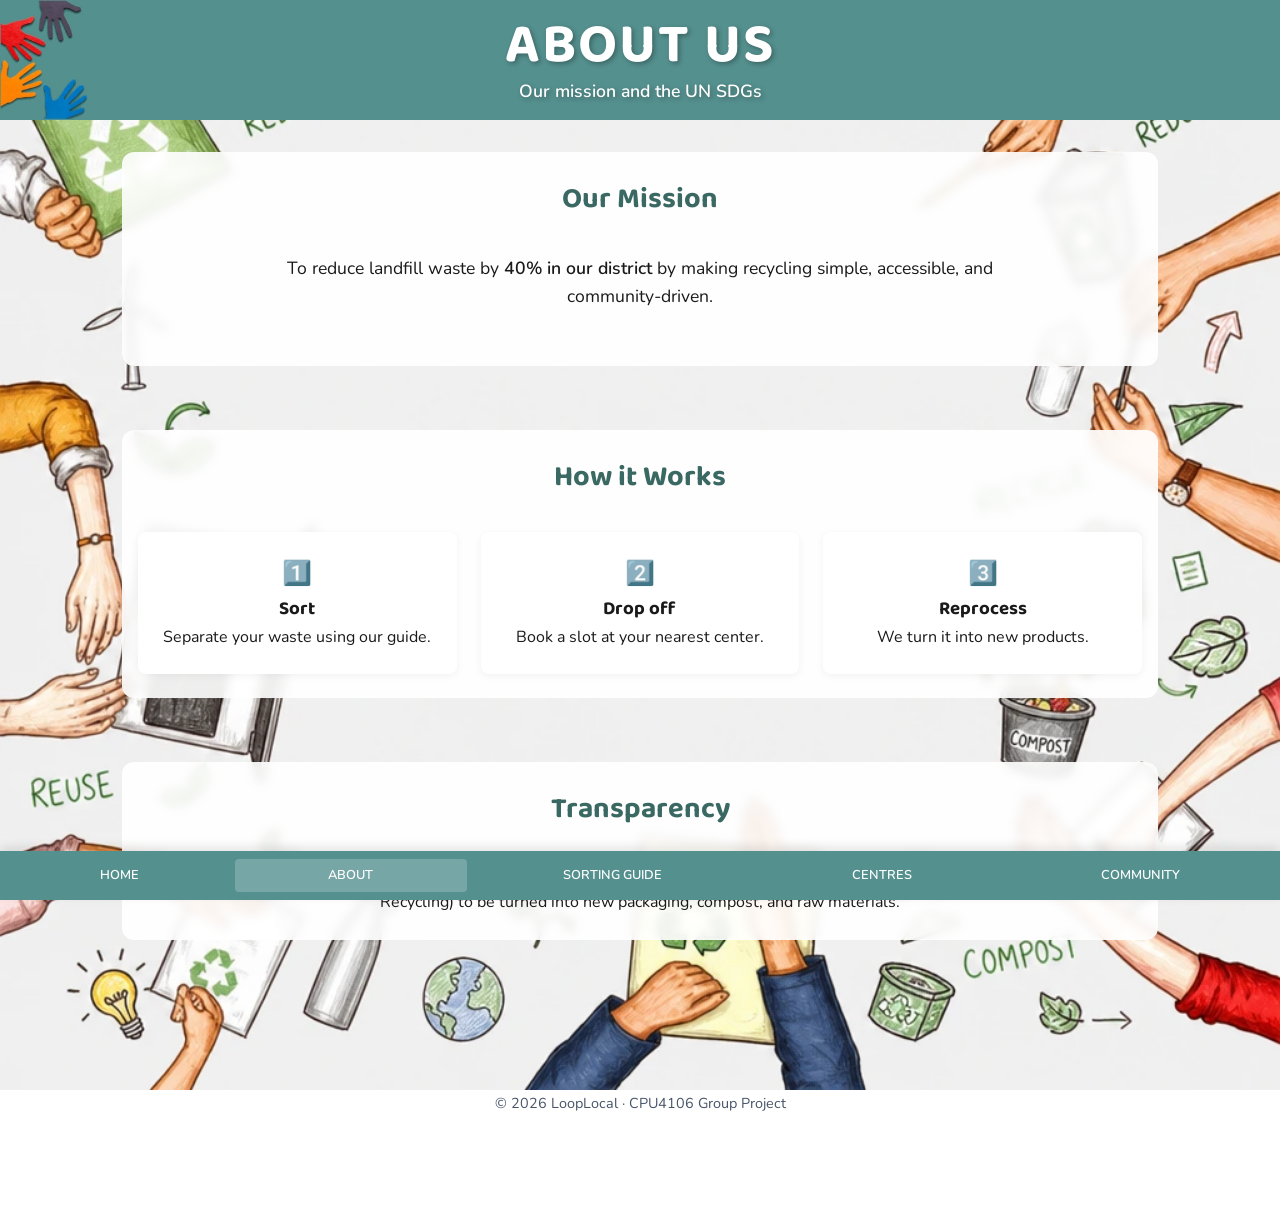
<file: html-files/about.html>
<!DOCTYPE html>
<html lang="en">
<head>
  <meta charset="UTF-8" />
  <meta name="viewport" content="width=device-width, initial-scale=1.0" />
  <title>LoopLocal | About</title>
  <link rel="icon" type="image/png" href="../images/logo.png" />
  
  <link rel="stylesheet" href="../css/styles.css" />
</head>
<body>
  <header class="header">
    <img src="../images/hands.webp" alt="Hands" class="header-img" />
    <div class="header-text">
      <h1>ABOUT US</h1>
      <p>Our mission and the UN SDGs</p>
    </div>
  </header>

  <nav class="main-nav">
    <a href="index.html">HOME</a>
    <a href="about.html" class="active">ABOUT</a>
    <a href="sorting-guide.html">SORTING GUIDE</a>
    <a href="centers.html">CENTRES</a>
    <a href="community.html">COMMUNITY</a>
  </nav>

  <main class="container">
    <section class="section">
      <h2 class="section-title">Our Mission</h2>
      <p style="text-align: center; max-width: 800px; margin: 0 auto 2rem; font-size: 1.1rem;">
        To reduce landfill waste by <strong>40% in our district</strong> by making recycling simple, accessible, and community-driven.
      </p>
    </section>

    <section class="section">
      <h2 class="section-title">How it Works</h2>
      <div class="dashboard-grid" style="text-align: center;">
        <div class="card">
          <h2>1️⃣</h2>
          <h3>Sort</h3>
          <p>Separate your waste using our guide.</p>
        </div>
        <div class="card">
          <h2>2️⃣</h2>
          <h3>Drop off</h3>
          <p>Book a slot at your nearest center.</p>
        </div>
        <div class="card">
          <h2>3️⃣</h2>
          <h3>Reprocess</h3>
          <p>We turn it into new products.</p>
        </div>
      </div>
    </section>

    <section class="section">
      <h2 class="section-title">Transparency</h2>
      <p style="text-align: center; max-width: 800px; margin: 0 auto;">
        We don't just move trash. We ensure all collected waste reaches certified local facilities (like GreenTech Recycling) to be turned into new packaging, compost, and raw materials. 
      </p>
    </section>
  </main>

  <script src="../js/main.js"></script>
  <footer class="footer">
    <p>© 2026 LoopLocal · CPU4106 Group Project</p>
  </footer>
</body>
</html>
</file>
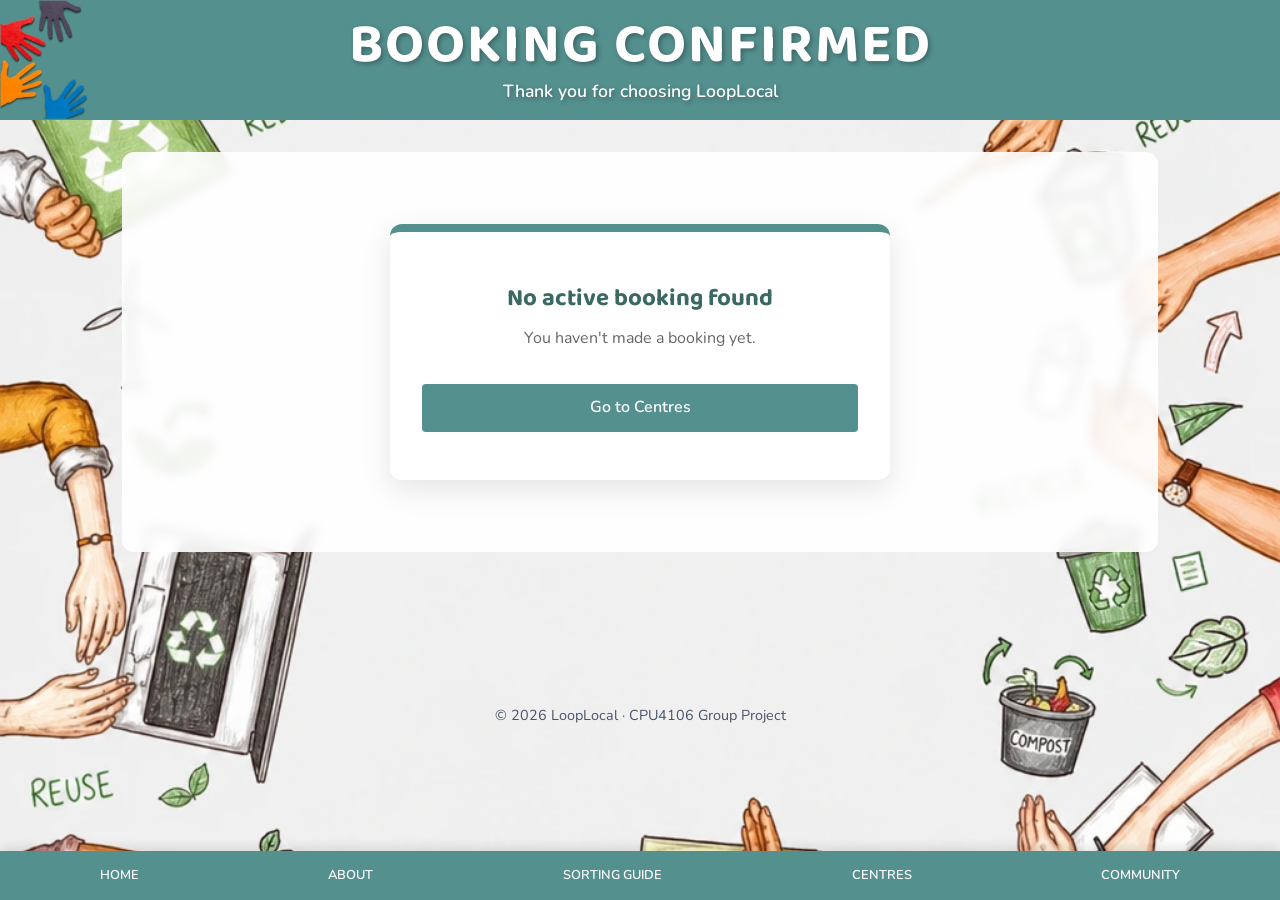
<file: html-files/booking.html>
<!DOCTYPE html>
<html lang="en">
<head>
  <meta charset="UTF-8" />
  <meta name="viewport" content="width=device-width, initial-scale=1.0" />
  <title>LoopLocal | Booking Confirmed</title>
  <link rel="icon" type="image/png" href="../images/logo.png" />
  
  <link rel="stylesheet" href="../css/styles.css" />
</head>
<body>
  <header class="header">
    <img src="../images/hands.webp" alt="Hands" class="header-img" />
    <div class="header-text">
      <h1>BOOKING CONFIRMED</h1>
      <p>Thank you for choosing LoopLocal</p>
    </div>
  </header>

  <nav class="main-nav">
    <a href="index.html">HOME</a>
    <a href="about.html">ABOUT</a>
    <a href="sorting-guide.html">SORTING GUIDE</a>
    <a href="centers.html">CENTRES</a>
    <a href="community.html">COMMUNITY</a>
  </nav>

  <main class="container">
    <section class="section">
      <div class="receipt-card" id="receiptContainer">
        <h2>✅ Booking Confirmed!</h2>
        <p>Please show this code at the centre.</p>
        <div class="booking-code" id="displayCode">#000000</div>
        <div class="receipt-details">
          <p><strong>Centre:</strong> <span id="rcCenter">-</span></p>
          <p><strong>Date:</strong> <span id="rcDate">-</span></p>
          <p><strong>Time:</strong> <span id="rcTime">-</span></p>
          <p><strong>Waste:</strong> <span id="rcWaste">-</span></p>
          <p><strong>Vehicle:</strong> <span id="rcPlate">-</span></p>
        </div>
        <a href="centers.html" class="btn" style="width: 100%; text-decoration: none;">Make Another Booking</a>
      </div>

      <div class="receipt-card hidden" id="noBookingMessage" style="text-align: center;">
        <h2>No active booking found</h2>
        <p>You haven't made a booking yet.</p>
        <a href="centers.html" class="btn" style="width: 100%; text-decoration: none;">Go to Centres</a>
      </div>
    </section>
  </main>

  <script src="../js/booking.js"></script>
  <footer class="footer">
    <p>© 2026 LoopLocal · CPU4106 Group Project</p>
  </footer>
</body>
</html>
</file>
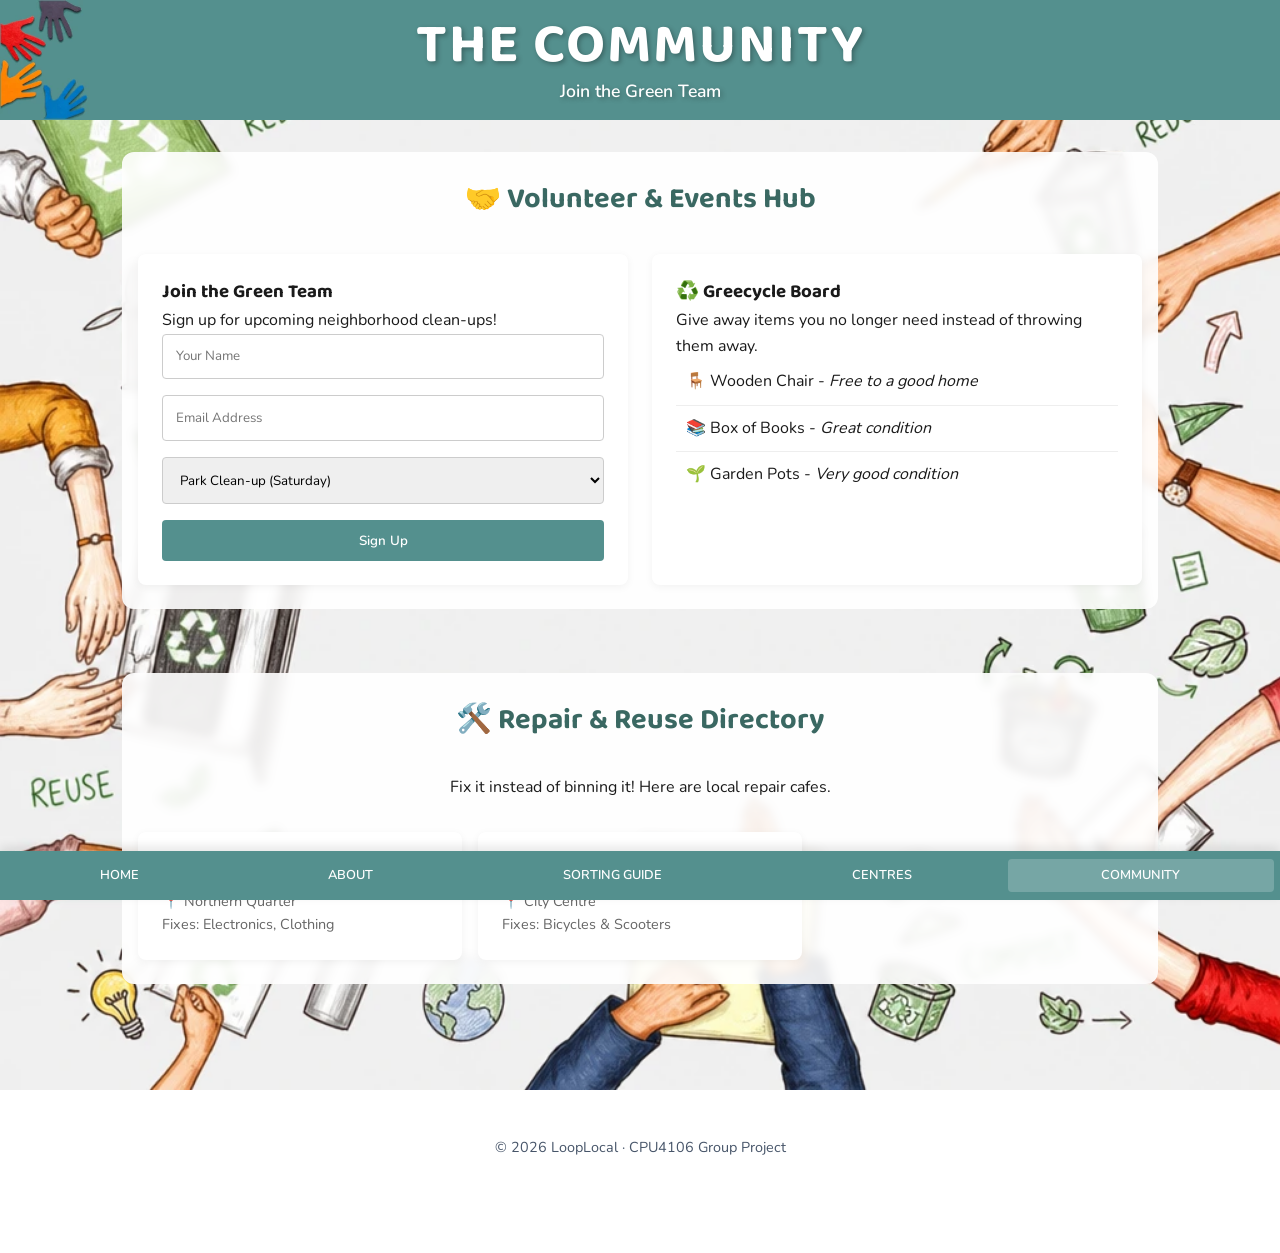
<file: html-files/community.html>
<!DOCTYPE html>
<html lang="en">
<head>
  <meta charset="UTF-8" />
  <meta name="viewport" content="width=device-width, initial-scale=1.0" />
  <title>LoopLocal | Community</title>
  <link rel="icon" type="image/png" href="../images/logo.png" />
  
  <link rel="stylesheet" href="../css/styles.css" />
</head>
<body>
  <header class="header">
    <img src="../images/hands.webp" alt="Hands" class="header-img" />
    <div class="header-text">
      <h1>THE COMMUNITY</h1>
      <p>Join the Green Team</p>
    </div>
  </header>

  <nav class="main-nav">
    <a href="index.html">HOME</a>
    <a href="about.html">ABOUT</a>
    <a href="sorting-guide.html">SORTING GUIDE</a>
    <a href="centers.html">CENTRES</a>
    <a href="community.html" class="active">COMMUNITY</a>
  </nav>

  <main class="container">
    <section class="section">
      <h2 class="section-title">🤝 Volunteer & Events Hub</h2>
      <div class="community-grid">
        <div class="card">
          <h3>Join the Green Team</h3>
          <p>Sign up for upcoming neighborhood clean-ups!</p>
          <form id="volunteerForm">
            <input type="text" id="volName" class="input" placeholder="Your Name" required />
            <input type="email" id="volEmail" class="input" placeholder="Email Address" required />
            <select id="volEvent" class="input">
              <option>Park Clean-up (Saturday)</option>
              <option>Tree Planting (Sunday)</option>
              <option>Recycling Workshop</option>
            </select>
            <button type="submit" class="btn" style="width: 100%;">Sign Up</button>
          </form>
        </div>

        <div class="card">
          <h3>♻️ Greecycle Board</h3>
          <p>Give away items you no longer need instead of throwing them away.</p>
          <ul style="list-style: none; padding: 0;">
            <li style="padding: 10px; border-bottom: 1px solid #eee;">🪑 Wooden Chair - <em>Free to a good home</em></li>
            <li style="padding: 10px; border-bottom: 1px solid #eee;">📚 Box of Books - <em>Great condition</em></li>
            <li style="padding: 10px;">🌱 Garden Pots - <em>Very good condition</em></li>
          </ul>
        </div>
      </div>
    </section>

    <section class="section">
      <h2 class="section-title">🛠️ Repair & Reuse Directory</h2>
      <p style="text-align: center; margin-bottom: 2rem;">Fix it instead of binning it! Here are local repair cafes.</p>
      <div class="items-grid">
        <div class="item-card">
          <h4>Manchester Repair Cafe</h4>
          <p class="rule">📍 Northern Quarter</p>
          <p class="rule">Fixes: Electronics, Clothing</p>
        </div>
        <div class="item-card">
          <h4>Bike Revival</h4>
          <p class="rule">📍 City Centre</p>
          <p class="rule">Fixes: Bicycles & Scooters</p>
        </div>
      </div>
    </section>
  </main>

  <script src="../js/main.js"></script>
  <footer class="footer">
    <p>© 2026 LoopLocal · CPU4106 Group Project</p>
  </footer>
</body>
</html>
</file>
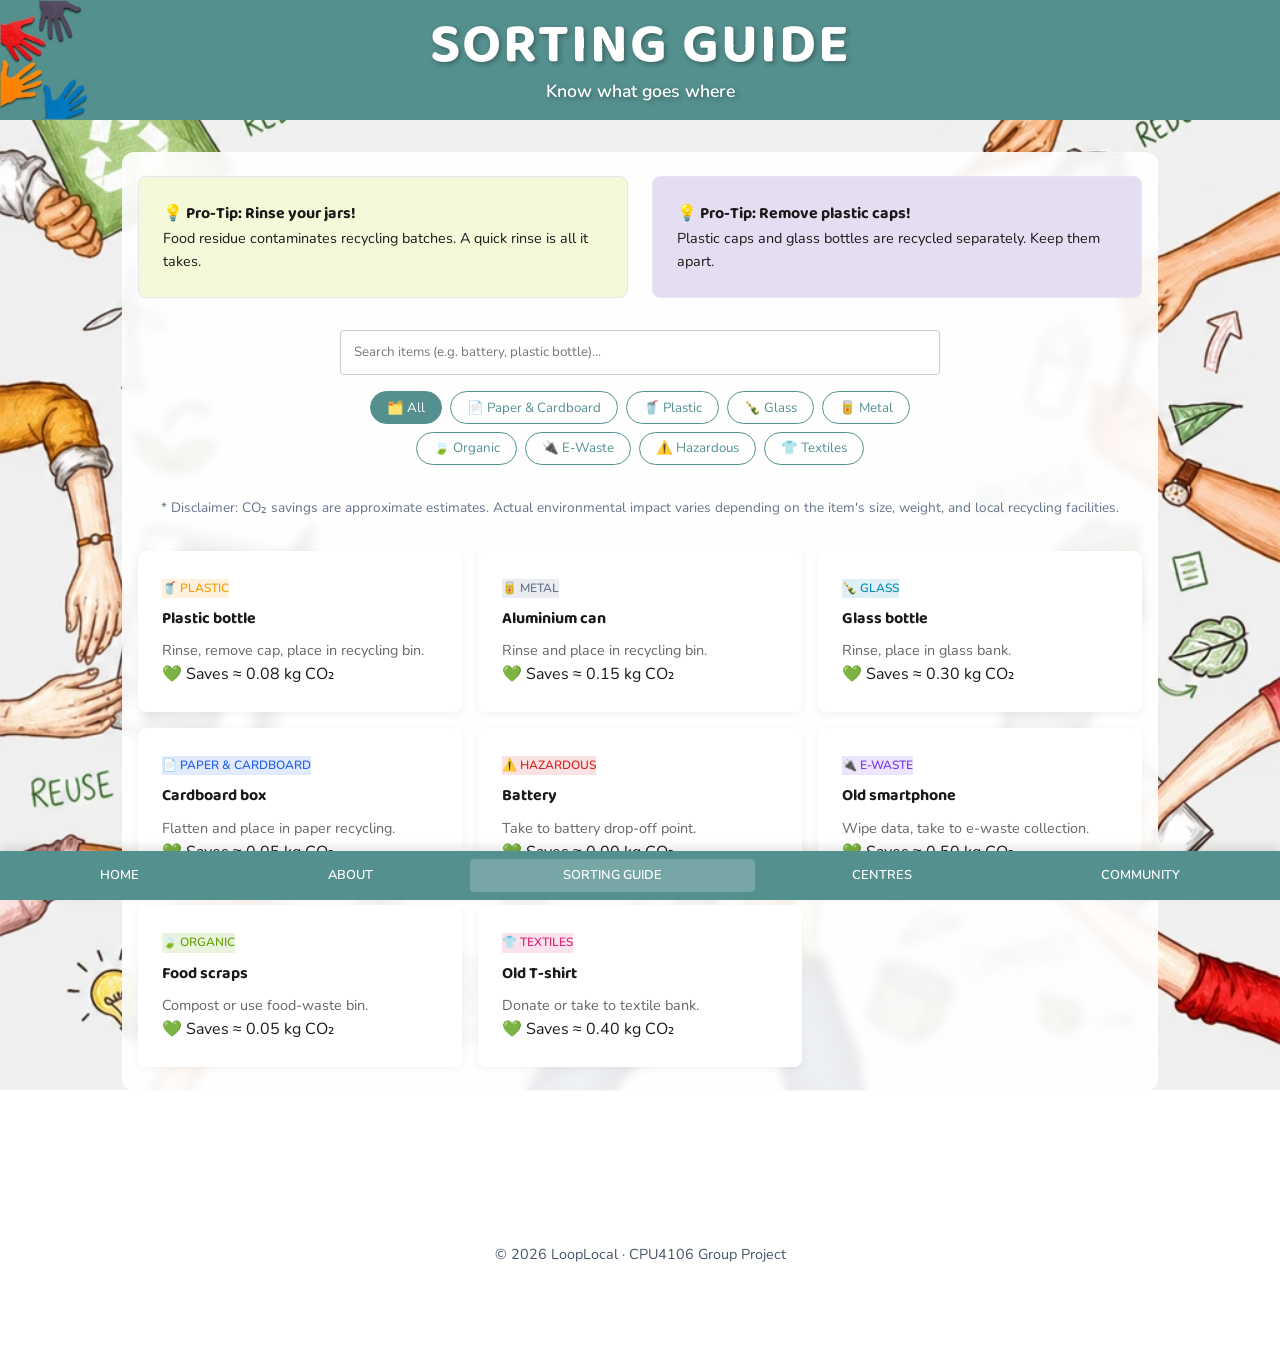
<file: html-files/sorting-guide.html>
<!DOCTYPE html>
<html lang="en">
<head>
  <meta charset="UTF-8" />
  <meta name="viewport" content="width=device-width, initial-scale=1.0" />
  <title>LoopLocal | Sorting Guide</title>
  <link rel="icon" type="image/png" href="../images/logo.png" />
  
  <link rel="stylesheet" href="../css/styles.css" />
</head>
<body>
  <header class="header">
    <img src="../images/hands.webp" alt="Hands" class="header-img" />
    <div class="header-text">
      <h1>SORTING GUIDE</h1>
      <p>Know what goes where</p>
    </div>
  </header>

  <nav class="main-nav">
    <a href="index.html">HOME</a>
    <a href="about.html">ABOUT</a>
    <a href="sorting-guide.html" class="active">SORTING GUIDE</a>
    <a href="centers.html">CENTRES</a>
    <a href="community.html">COMMUNITY</a>
  </nav>

  <main class="container">
    <section class="section">
      <!-- Tips -->
      <div class="dashboard-grid" style="margin-bottom: 2rem;">
        <div class="card" style="background: var(--yellow); box-shadow: none; border: 1px solid #e2e8f0;">
          <h4>💡 Pro-Tip: Rinse your jars!</h4>
          <p style="margin:0; font-size: 0.9rem;">Food residue contaminates recycling batches. A quick rinse is all it takes.</p>
        </div>
        <div class="card" style="background: var(--purple); box-shadow: none; border: 1px solid #e2e8f0;">
          <h4>💡 Pro-Tip: Remove plastic caps!</h4>
          <p style="margin:0; font-size: 0.9rem;">Plastic caps and glass bottles are recycled separately. Keep them apart.</p>
        </div>
      </div>

      <div class="guide-controls">
        <input type="search" id="searchInput" class="input" placeholder="Search items (e.g. battery, plastic bottle)..." />
        <div class="filter-chips" id="filterChips"></div>
      </div>
      <p class="disclaimer">* Disclaimer: CO₂ savings are approximate estimates. Actual environmental impact varies depending on the item's size, weight, and local recycling facilities.</p>
      <div class="items-grid" id="itemsGrid"></div>
    </section>
  </main>

  <script src="../js/main.js"></script>
  <footer class="footer">
    <p>© 2026 LoopLocal · CPU4106 Group Project</p>
  </footer>
</body>
</html>
</file>
<file: css/styles.css>
/* ===== LOCAL FONTS ===== */
@font-face {
  font-family: 'Baloo 2';
  font-style: normal;
  font-weight: 700;
  font-display: swap;
  src: url('../fonts/baloo-2-v23-latin-700.woff2') format('woff2');
}

@font-face {
  font-family: 'Nunito';
  font-style: normal;
  font-weight: 400;
  font-display: swap;
  src: url('../fonts/nunito-v32-latin-regular.woff2') format('woff2');
}

@font-face {
  font-family: 'Nunito';
  font-style: normal;
  font-weight: 600;
  font-display: swap;
  src: url('../fonts/nunito-v32-latin-600.woff2') format('woff2');
}

/* ============================================================
   VARIABLES & GLOBAL RESET
   ============================================================ */
   :root {
    --teal: #54908e; /* Main brand color matching the header background */
    --teal-dark: #3a6862;
    --purple: #E5DDF1;
    --yellow: #F5F9D9;
    --text: #1a1a1a;
    --ink-soft: #475569;
    --bg: #f4f6f8;
    --white: #ffffff;
  
  * { 
    box-sizing: border-box; 
    margin: 0; 
    padding: 0; 
  }
  
  body {
    font-family: 'Nunito', sans-serif; /* Body text uses Nunito */
    color: var(--text);
    line-height: 1.6;
    background-image: url('../images/bg.webp');
    background-attachment: fixed;
    background-size: cover;
    background-position: center;
    background-repeat: no-repeat;
    padding-bottom: 70px; /* Adds space so content is not hidden behind the fixed bottom nav */
  }
  
  /* Apply Baloo 2 to all heading elements */
  h1, h2, h3, h4, h5, h6, .header-text h1, .section-title, .box h2 {
    font-family: 'Baloo 2', cursive;
  }
  
  /* Utility class to hide elements */
  .hidden { 
    display: none !important; 
  }
  
  /* ============================================================
     HEADER
     ============================================================ */
 
.header {
  background-color: var(--teal);
  display: grid;
  grid-template-columns: 250px 1fr 250px; 
  align-items: center;
  height: 120px;
  width: 100%;
  padding: 0;
  overflow: hidden;
}

.header-img {
  height: 120px;
  width: 250px;
  object-fit: cover;
  object-position: left center;
  display: block;
  margin: 0; 
}

.header-text {
  grid-column: 2;
  color: #fff;
  text-align: center;
  text-shadow: 2px 2px 5px rgba(0, 0, 0, 0.3);
}

.header-text h1 {
  font-size: 3.5rem;
  font-weight: 700;
  margin-bottom: 0;
  letter-spacing: 2px;
  line-height: 1.1;
}

.header-text p {
  font-family: 'Nunito', sans-serif;
  font-size: 1.1rem;
  font-weight: 600;
  text-shadow:
}
  
  /* ============================================================
     HERO SECTION (Home Page)
     ============================================================ */
  .hero {
    padding: 4rem 2rem;
    display: flex;
    justify-content: center;
    align-items: center;
    min-height: 400px;
  }
  
  .hero-content {
    display: flex;
    flex-direction: column;
    gap: 1.5rem;
    width: 100%;
    max-width: 600px;
  }
  
  .box {
    padding: 2.5rem;
    text-align: center;
    border-radius: 8px;
    box-shadow: 0 4px 15px rgba(0,0,0,0.1);
  }
  
  .box-purple { background-color: var(--purple); }
  .box-yellow { background-color: var(--yellow); }
  
  .box h2 { font-size: 1.8rem; margin-bottom: 0.5rem; }
  .box p { font-size: 1.1rem; margin-bottom: 1.5rem; color: #444; }
  
  /* ============================================================
     MAIN NAVIGATION (Fixed at the bottom)
     ============================================================ */
  .main-nav {
    background-color: var(--teal);
    display: flex;
    justify-content: center;
    flex-wrap: wrap;
    gap: 1rem;
    padding: 1rem;
    position: fixed;
    bottom: 0;
    left: 0;
    width: 100%;
    z-index: 1000;
    box-shadow: 0 -4px 10px rgba(0,0,0,0.1); /* Shadow to separate nav from content */
  }
  
  .main-nav a {
    color: #ffffff; 
    text-decoration: none;
    font-weight: 600;
    font-size: 0.9rem;
    letter-spacing: 0.5px;
    padding: 0.5rem 1rem;
    transition: background 0.2s;
  }
  
  .main-nav a:hover, .main-nav a.active {
    background-color: rgba(255, 255, 255, 0.2);
    border-radius: 4px;
  }
  
  /* ============================================================
     MAIN CONTENT & CARDS
     ============================================================ */
  .container { 
    max-width: 1100px; 
    margin: 0 auto; 
    padding: 2rem; 
    position: relative; 
    z-index: 1; 
  }
  
  .section { 
    margin-bottom: 4rem; 
    background: rgba(255, 255, 255, 0.9); /* Semi-transparent background */
    padding: 2rem;
    border-radius: 12px;
    backdrop-filter: blur(5px); /* Glassmorphism effect */
  }
  
  .section-title { 
    font-size: 1.8rem; 
    margin-bottom: 2rem; 
    text-align: center; 
    color: var(--teal-dark); 
  }
  
  /* Buttons */
  .btn {
    display: inline-block;
    background: var(--teal);
    color: var(--white);
    padding: 0.7rem 1.5rem;
    border-radius: 4px;
    text-decoration: none;
    font-weight: 600;
    font-family: inherit;
    border: none;
    cursor: pointer;
    transition: background 0.2s;
    text-align: center;
  }
  
  .btn:hover { background: var(--teal-dark); }
  .btn-outline { background: transparent; color: var(--teal); border: 2px solid var(--teal); }
  
  /* Inputs */
  .input {
    width: 100%;
    padding: 0.8rem;
    border: 1px solid #ccc;
    border-radius: 4px;
    font-family: inherit;
    margin-bottom: 1rem;
  }
  
  /* ============================================================
     SORTING GUIDE
     ============================================================ */
  .guide-controls { max-width: 600px; margin: 0 auto 2rem; }
  .filter-chips { display: flex; flex-wrap: wrap; gap: 0.5rem; justify-content: center; }
  .chip { padding: 0.4rem 1rem; border-radius: 99px; border: 1px solid var(--teal); background: transparent; cursor: pointer; font-weight: 500; font-family: inherit; color: var(--teal); }
  .chip.active { background: var(--teal); color: white; }
  
  .items-grid { display: grid; grid-template-columns: repeat(auto-fill, minmax(250px, 1fr)); gap: 1rem; }
  .item-card { background: white; padding: 1.5rem; border-radius: 8px; box-shadow: 0 2px 8px rgba(0,0,0,0.05); }
  .item-card .cat-tag { font-size: 0.75rem; font-weight: bold; text-transform: uppercase; margin-bottom: 0.5rem; display: inline-block; }
  .item-card h4 { margin-bottom: 0.5rem; }
  .item-card .rule { font-size: 0.9rem; color: #666; }
  
  /* ============================================================
     DASHBOARD / IMPACT CARDS
     ============================================================ */
  .dashboard-grid { display: grid; grid-template-columns: repeat(auto-fit, minmax(250px, 1fr)); gap: 1.5rem; }
  .card { background: white; padding: 1.5rem; border-radius: 8px; box-shadow: 0 2px 8px rgba(0,0,0,0.05); }
  .chart-card canvas { max-height: 200px; }
  .impact-card strong { font-size: 1.5rem; color: var(--teal); }
  
  /* ============================================================
     COMMUNITY PAGE
     ============================================================ */
  .community-grid { display: grid; grid-template-columns: repeat(auto-fit, minmax(300px, 1fr)); gap: 1.5rem; }
  
  /* ============================================================
     FOOTER
     ============================================================ */
     .footer {
      text-align: center;
      padding: 1.5rem 1rem;
      background: transparent;
      color: var(--ink-soft);
      margin-top: 2rem;
      font-size: 0.9rem;
      font-weight: 500;
      position: relative;
      z-index: 1;
    }
  
  /* ============================================================
     MAP STYLES (Leaflet)
     ============================================================ */
  .search-wrapper { display: flex; gap: 1rem; max-width: 600px; margin: 0 auto 2rem; }
  .search-wrapper .input { margin-bottom: 0; }
  
  #map { 
    height: 500px; 
    width: 100%; 
    border-radius: 8px; 
    z-index: 1; 
  }
  
  /* ============================================================
     BOOKING PANEL (Modal)
     ============================================================ */
  .booking-panel {
    position: fixed; top: 50%; left: 50%; transform: translate(-50%, -50%);
    background: white; padding: 2rem; border-radius: 12px;
    box-shadow: 0 10px 30px rgba(0,0,0,0.2); width: 90%; max-width: 400px; z-index: 2000;
  }
  
  .close-btn { 
    position: absolute; top: 10px; right: 15px; 
    background: none; border: none; font-size: 1.5rem; 
    cursor: pointer; color: #666; 
  }
  
  .booking-panel label { 
    display: block; font-size: 0.85rem; font-weight: 600; 
    margin: 1rem 0 0.3rem; color: #444; 
  }
  
  .busy-indicator { 
    display: flex; align-items: center; gap: 0.5rem; 
    margin-top: 1rem; padding: 0.8rem; 
    background: #f8fafc; border-radius: 8px; 
    font-size: 0.9rem; font-weight: 600; 
  }
  
  .dot { width: 12px; height: 12px; border-radius: 50%; display: inline-block; }
  .dot.green { background: #10b981; }
  .dot.orange { background: #f59e0b; }
  .dot.red { background: #ef4444; }
  
  .overlay { position: fixed; inset: 0; background: rgba(0,0,0,0.5); z-index: 1999; }
  
  /* ============================================================
     BOOKING RECEIPT
     ============================================================ */
  .receipt-card { 
    background: white; padding: 3rem 2rem; 
    border-radius: 12px; box-shadow: 0 10px 30px rgba(0,0,0,0.1); 
    max-width: 500px; margin: 3rem auto; 
    text-align: center; border-top: 8px solid var(--teal); 
    position: relative; 
  }
  
  .receipt-card h2 { color: var(--teal-dark); margin-bottom: 0.5rem; }
  .receipt-card > p { color: #666; margin-bottom: 2rem; }
  
  .booking-code { 
    font-size: 2.5rem; font-weight: 800; color: var(--teal); 
    letter-spacing: 3px; margin: 1.5rem 0; padding: 1.5rem; 
    background: #f8fafc; border-radius: 8px; 
    border: 2px dashed #cbd5e1; 
  }
  
  .receipt-details { 
    text-align: left; margin-bottom: 2rem; 
    background: #f8fafc; padding: 1.5rem; 
    border-radius: 8px; 
  }
  
  .receipt-details p { 
    margin-bottom: 0.8rem; font-size: 0.95rem; 
    display: flex; justify-content: space-between; 
    border-bottom: 1px solid #e2e8f0; padding-bottom: 0.8rem; 
  }
  
  .receipt-details p:last-child { border-bottom: none; margin-bottom: 0; padding-bottom: 0; }
  .receipt-details strong { color: var(--ink-soft); }
  .receipt-details span { color: var(--teal-dark); font-weight: 600; text-align: right; }
  
  /* Disclaimer text for Sorting Guide */
.disclaimer {
  text-align: center;
  font-size: 0.85rem;
  color: #64748b;
  margin-top: 1.5rem;
  margin-bottom: 2rem;
  padding: 0 1rem;
}

 /* ============================================================
   RESPONSIVE DESIGN (Mobile & Tablets)
   ============================================================ */
   @media (max-width: 768px) {
    /* --- HEADER --- */
    .header {
      display: flex;
      flex-direction: row;
      align-items: center;
      justify-content: flex-start;
      height: 80px;
      min-height: 0;
      padding: 0 12px 0 0;
      gap: 12px;
    }
  
    .header-img {
      height: 80px;
      width: 110px;          
      flex-shrink: 0;
      object-fit: cover;
      object-position: left center;
      margin: 0;
    }
  
    .header-text {
      grid-column: auto;
      flex: 1;
      min-width: 0;
      text-align: left;
    }
  
    .header-text h1 {
      font-size: 1.6rem;
      letter-spacing: 1px;
      line-height: 1;
      margin-bottom: 2px;
    }
  
    .header-text p {
      font-size: 0.75rem;
      line-height: 1.2;
    }
  
    /* NAVIGATION, CONTENT */
  }
  
  @media (max-width: 450px) {
    .header { height: 64px; gap: 8px; }
    .header-img { height: 64px; width: 80px; }
    .header-text h1 { font-size: 1.3rem; }
    .header-text p { font-size: 0.65rem; }
  }

  /* --- NAVIGATION --- */
  .main-nav {
    flex-wrap: nowrap !important;   
    justify-content: space-between; 
    overflow: hidden;               
    padding: 0.5rem 0.4rem;
    gap: 0.2rem;
  }

  .main-nav a {
    flex: 1 1 auto;                 
    min-width: 0;
    text-align: center;
    white-space: nowrap;
    font-size: clamp(0.55rem, 2.6vw, 0.8rem); 
    padding: 0.4rem clamp(0.15rem, 1.2vw, 0.6rem);
    letter-spacing: 0;
  }

  /* --- CONTENT --- */
  .section { padding: 1.5rem 1rem; }
  .hero-content .box { padding: 1.5rem 1rem; }
  .postcode-form, .search-wrapper { flex-direction: column; }
}

/* ============================================================
   RESPONSIVE DESIGN (Very Small Phones)
   ============================================================ */
@media (max-width: 450px) {
  .header {
    gap: 8px;
  }
  .header-img {
    height: 35px; 
  }
  .header-text h1 {
    font-size: 1.4rem;
  }
  .header-text p {
    font-size: 0.65rem;
  }
}
</file>
